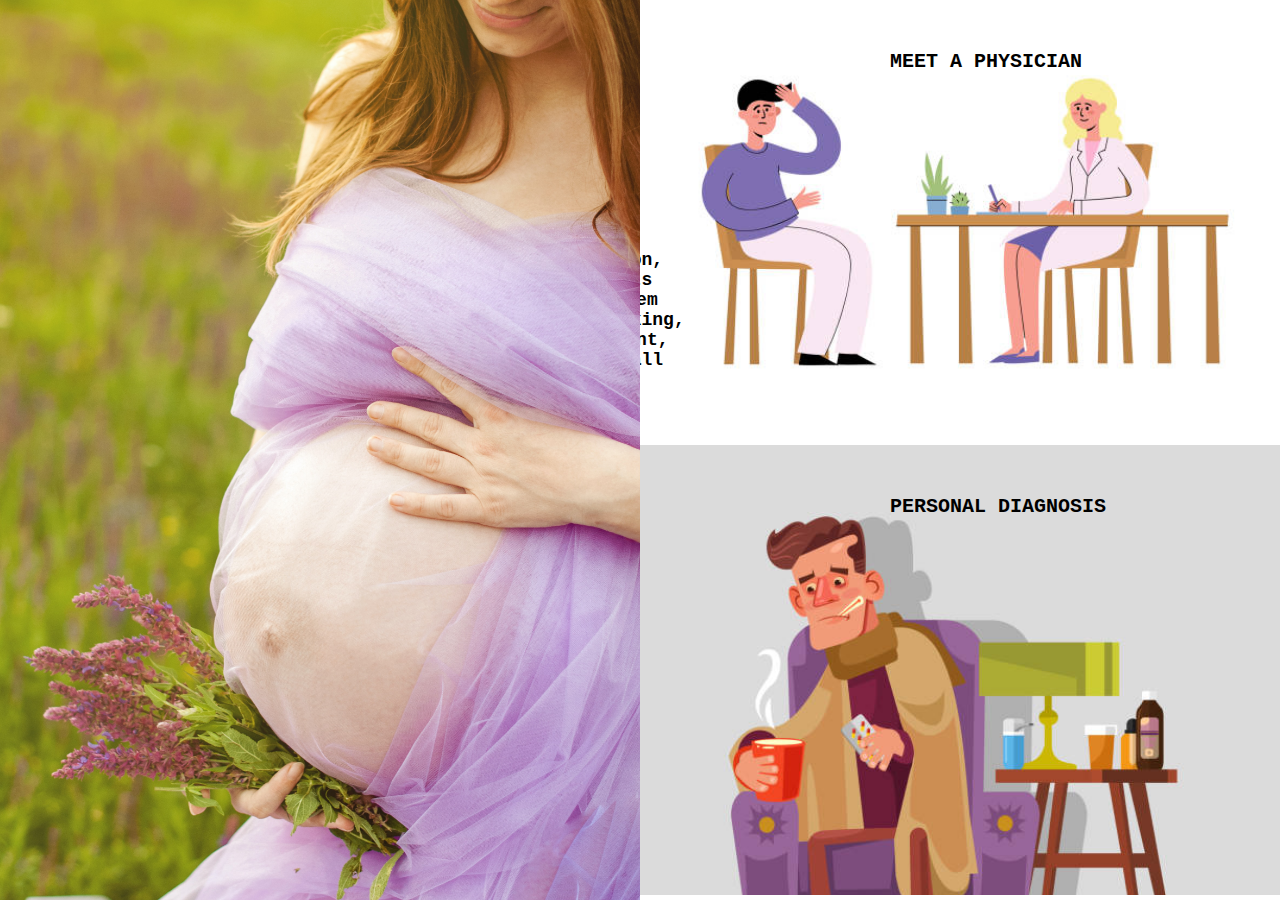
<file: index.html>
<!DOCTYPE html>
<html lang="en">

<head>
    <meta charset="UTF-8">
    <meta http-equiv="X-UA-Compatible" content="IE=edge">
    <meta name="viewport" content="width=device-width, initial-scale=1.0">
    <link href="https://cdn.jsdelivr.net/npm/bootstrap@5.3.0-alpha3/dist/css/bootstrap.min.css" rel="stylesheet"
        integrity="sha384-KK94CHFLLe+nY2dmCWGMq91rCGa5gtU4mk92HdvYe+M/SXH301p5ILy+dN9+nJOZ" crossorigin="anonymous">
    <link rel="stylesheet" href="style.css">
    <title>BORNIAN PHARMACEUTICALS</title>
</head>

<body>
    <main>
        <div class="Gate-First_Section">
            <div class="Gate-Left">
                <p>Bornian Pharmaceuticals spearheads operational revolution,  <br>
                     transcends the realm of customer care,and endows clients <br>
                      with formidable empowerment through a cutting-edge system <br>
                       that impeccably streamlines registration, appointment booking, <br>
                        fastidious diagnoses, and bespoke prescription procurement, <br>
                        culminating in the profound alleviation of burdens for all <br> vested stakeholders.</p>
                <img src="./IMAGES/main-pregnant.jpg" alt="" class="img-fluid">
            </div>
            <div class="Gate-Right">
                <div class="Gate-Top" onclick="physicianFunction()">
                    <p class="">MEET A PHYSICIAN</p>
                    <img src="./IMAGES/first-right-gate-2.jpeg" alt="" class="img-fluid">
                </div>
                <div class="Gate-Bottom" onclick="personalDiagnosis()">
                    <p class="">PERSONAL DIAGNOSIS</p>
                    <img src="./IMAGES/first-right-gate-bottom.jpeg" alt="" class="img-fluid">
                </div>
            </div>
        </div>
    </main>

</body>
<script src="https://cdn.jsdelivr.net/npm/bootstrap@5.3.0-alpha3/dist/js/bootstrap.bundle.min.js"
    integrity="sha384-ENjdO4Dr2bkBIFxQpeoTz1HIcje39Wm4jDKdf19U8gI4ddQ3GYNS7NTKfAdVQSZe"
    crossorigin="anonymous"></script>
<script src="app.js"></script>

</html>
</file>
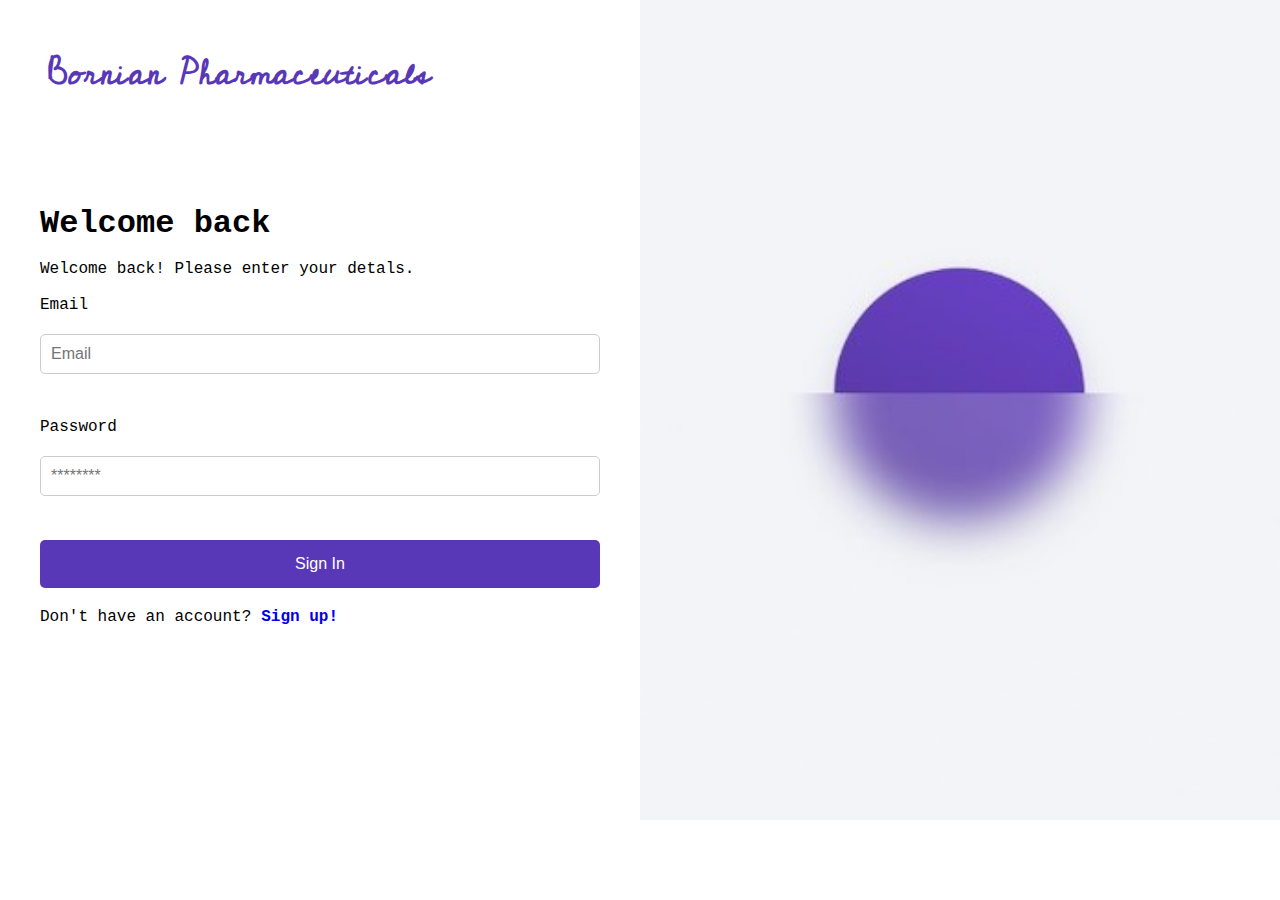
<file: signIn.html>
<!DOCTYPE html>
<html lang="en">

<head>
    <meta charset="UTF-8">
    <meta http-equiv="X-UA-Compatible" content="IE=edge">
    <meta name="viewport" content="width=device-width, initial-scale=1.0">
    <link href="https://cdn.jsdelivr.net/npm/bootstrap@5.3.0-alpha3/dist/css/bootstrap.min.css" rel="stylesheet"
        integrity="sha384-KK94CHFLLe+nY2dmCWGMq91rCGa5gtU4mk92HdvYe+M/SXH301p5ILy+dN9+nJOZ" crossorigin="anonymous">
    <link rel="stylesheet" href="style.css">
    <link rel="preconnect" href="https://fonts.googleapis.com">
    <link rel="preconnect" href="https://fonts.gstatic.com" crossorigin>
    <link href="https://fonts.googleapis.com/css2?family=Cedarville+Cursive&display=swap" rel="stylesheet">
    <title>BORNIAN SIGN IN</title>
</head>

<body>
    <main>
        <div class="sign-in">
            <div class="Login">
                <h2 class="curlyLogin">Bornian Pharmaceuticals</h2>
                <br>
                <h1 class="h1">Welcome back</h1><br>
                <p>Welcome back! Please enter your detals.</p><br>

                <div>
                    <label for="">Email</label>
                    <input id="loginemail" class="input" type="email" placeholder="Email" required><br><br>
                    <p id="loginemailerror" style="color: red; font-style: italic; margin-top: -30px;"></p>
                </div><br><br>
                <div>
                    <label for="">Password</label>
                    <input id="loginpassword" class="input" type="password" placeholder="********" required><br><br>
                    <p id="loginpassworderror" style="color: red; font-style: italic; margin-top: -30px;"></p>
                </div><br><br>

                <button id="SignInBtn" onclick="signInButton()">Sign In</button><br>
                <p>Don't have an account?<a href="signUp.html"
                        style="text-decoration: none; font-weight: bold; margin-left: 10px;">Sign up!</a></p>
            </div>
            <div class="login-2">
                <img src="./IMAGES/img2.jpg" alt="">
            </div>
        </div>
    </main>
</body>
<script src="https://cdn.jsdelivr.net/npm/bootstrap@5.3.0-alpha3/dist/js/bootstrap.bundle.min.js"
    integrity="sha384-ENjdO4Dr2bkBIFxQpeoTz1HIcje39Wm4jDKdf19U8gI4ddQ3GYNS7NTKfAdVQSZe"
    crossorigin="anonymous"></script>
<script src="app.js"></script>

</html>
</file>
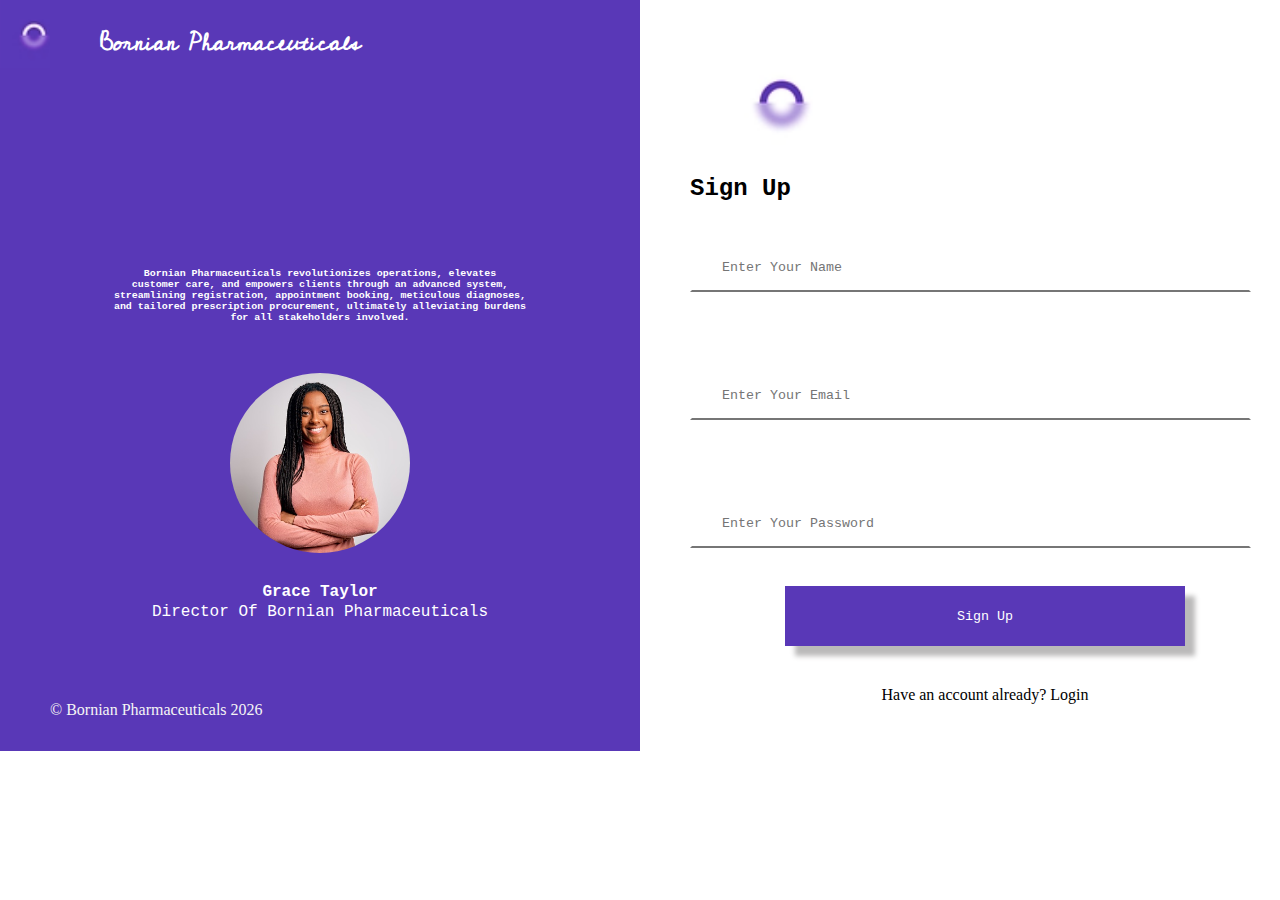
<file: signUp.html>
<!DOCTYPE html>
<html lang="en">

<head>
    <meta charset="UTF-8">
    <meta http-equiv="X-UA-Compatible" content="IE=edge">
    <meta name="viewport" content="width=device-width, initial-scale=1.0">
    <link href="https://cdn.jsdelivr.net/npm/bootstrap@5.3.0-alpha3/dist/css/bootstrap.min.css" rel="stylesheet"
        integrity="sha384-KK94CHFLLe+nY2dmCWGMq91rCGa5gtU4mk92HdvYe+M/SXH301p5ILy+dN9+nJOZ" crossorigin="anonymous">
    <link rel="stylesheet" href="style.css">
    <link rel="preconnect" href="https://fonts.googleapis.com">
    <link rel="preconnect" href="https://fonts.gstatic.com" crossorigin>
    <link href="https://fonts.googleapis.com/css2?family=Cedarville+Cursive&display=swap" rel="stylesheet">
    <title>BORNIAN SIGNUP</title>
</head>

<body>
    <main>
        <div class="Container">
            <div class="Left">
                <div class="container left-contain" id="">
                    <img src="./IMAGES/sign-in-large.png" alt="" class="img-fluid">
                    <h2>Bornian Pharmaceuticals</h2>
                </div>
                <div class="container Body" id="">
                    <h5 class="text-center fs-6 lh-base">
                        Bornian Pharmaceuticals revolutionizes operations, elevates <br>
                        customer care, and empowers clients through an advanced system, <br>
                        streamlining registration, appointment booking, meticulous diagnoses, <br>
                        and tailored prescription procurement, ultimately alleviating burdens <br>
                        for all stakeholders involved.
                    </h5>
                    <img src="./IMAGES/manager.jpeg" class="img-fluid" alt="">
                    <p class="">Grace Taylor</p>
                    <p class="">Director Of Bornian Pharmaceuticals</p>
                </div>
                <p id="signUpDate"></p>
            </div>
            <div class="Right">
                <div class="container">
                    <img src="./IMAGES/large-signup.png" alt="" class="img-fluid">
                    <h2 class="">Sign Up</h2>
                    <input type="text" id="signUpUserFullName" value="" placeholder="Enter Your Name">
                    <p id="signUpUserFullNameError" class="center"></p><br>
                    <input type="email" id="signUpUserEmail" value="" placeholder="Enter Your Email">
                    <p id="signUpUserEmailError" class="center"></p> <br>
                    <input type="password" id="signUpUserPassword" value="" placeholder="Enter Your Password">
                    <p id="signUpUserPasswordError" class="center"></p> <br>
                    <button id="signUpSubmit" onclick="signUpSubmit()">Sign Up</button>
                    <p class="account">Have an account already? <a href="signIn.html" class="">Login</a>
                    </p>
                </div>
            </div>
        </div>
    </main>

</body>
<script src="https://cdn.jsdelivr.net/npm/bootstrap@5.3.0-alpha3/dist/js/bootstrap.bundle.min.js"
    integrity="sha384-ENjdO4Dr2bkBIFxQpeoTz1HIcje39Wm4jDKdf19U8gI4ddQ3GYNS7NTKfAdVQSZe"
    crossorigin="anonymous"></script>
<script src="app.js"></script>

</html>
</file>
<file: style.css>
* {
    padding: 0;
    margin: 0;
    box-sizing: border-box;
}

.Container {
    width: 100%;
    display: flex;
}

/* // Left Side */

.Container .Left {
    width: 50%;
    height: 100%;
    background-color: #5938B7;
}

.Container .Left .left-contain {
    display: flex;
    color: white;
}

.Container .Left img {
    width: 50px;
    object-fit: cover;
}

.Container .Left .left-contain h2 {
    font-family: 'Cedarville Cursive', cursive;
    padding-top: 20px;
    padding-left: 50px;
}

.Container .Left .Body {
    margin-top: 200px;
    font-size: 12px;
    color: white;
    /* font-family: 'Segoe UI', Tahoma, Geneva, Verdana, sans-serif; */
    font-family: 'Courier New', Courier, monospace;
    text-align: center;
}

.Container .Left .Body img {
    width: 180px;
    height: 180px;
    margin: auto;
    display: flex;
    margin-top: 50px;
    border-radius: 100px;
    margin-bottom: 30px;
    object-fit: cover;
}

.Container .Left .Body p:nth-of-type(1) {
    padding-bottom: 2px;
    font-weight: 800;
    font-size: 16px;
}

.Container .Left .Body p:nth-of-type(2) {
    padding-bottom: 80px;
    font-size: 16px;
    font-family: 'Courier New', Courier, monospace;
}

.Container .Left #signUpDate {
    padding-left: 50px;
    padding-bottom: 5%;
    color: whitesmoke;
}

/* // Right Side */

.Container .Right {
    padding-top: 3px;
    padding-left: 50px;
    margin: auto;
    width: 50%;
}

.Container .Right img {
    width: 180px;
}

.Container .Right h2:nth-of-type(1) {
    margin-top: 20px;
    font-family: 'Courier New', Courier, monospace;
    font-weight: 800;
}

.Container .Right input {
    margin-top: 40px;
    width: 95%;
    height: 50px;
    padding-left: 30px;
    border-top-color: transparent;
    border-right-color: transparent;
    border-left-color: transparent;
    font-family: 'Courier New', Courier, monospace;
}

.Container .Right .center {
    color: red;
    padding-top: 20px;
    font-family: 'Courier New', Courier, monospace;
}

.Container .Right button {
    width: 400px;
    height: 60px;
    margin-top: 30px;
    text-align: center;
    background-color: #5938B7;
    color: white;
    border: transparent;
    font-family: 'Courier New', Courier, monospace;
    box-shadow: 10px 10px 5px rgb(187, 186, 186);
    display: flex;
    justify-content: center;
    align-items: center;
    margin: 0 auto;
}

.Container .Right button:hover {
    background-color: blueviolet;
    transition: ease-in 0.8s all;
}

.Container .Right .account {
    text-align: center;
    padding-top: 40px;
}

.Container .Right .account a {
    color: black;
    text-decoration: none;
    font-weight: 500;
}

/* Css For The Log In Page  */

.sign-in {
    display: flex;
    width: 100%;
    margin: auto;
    margin-top: -10;
    font-family: 'Courier New', Courier, monospace;
}

.Login {
    width: 50%;
    background-color: #ffffff;
    padding: 40px;
    height: 820px;
}

.Login .curlyLogin {
    font-family: 'Cedarville Cursive', cursive;
    padding-left: 8px;
    padding-bottom: 80px;
    color: #5938B7;
    font-weight: 900;
    font-size: 35px;
}

.Login button {
    width: 100%;
    padding: 15px;
    background-color: #5938B7;
    color: #ffffff;
    border: none;
    border-radius: 5px;
    font-size: 16px;
    cursor: pointer;
    margin-bottom: 20px;
}

.Login input[type="email"],
.Login input[type="password"] {
    width: 100%;
    padding: 10px;
    margin-bottom: 20px;
    border: 1px solid #ccc;
    border-radius: 5px;
    font-size: 16px;
    margin-top: 20px;
}

.Login strong {
    margin-top: 30px;
}

.login-2 {
    width: 50%;
    height: 820px;

}

.login-2 img {
    width: 100%;
    height: 100%;
    object-fit: cover;
}

#loginemailerror #loginpassworderror {
    color: red;
    font-style: italic;
    margin-top: -30px;
}


/* Css For The Gate Page */

.Gate-First_Section {
    width: 100%;
    height: 900px;
    display: flex;
}

.Gate-First_Section .Gate-Left {
    width: 50%;
    height: 100%;
    text-align: center;
    overflow: hidden;
    display: inline-block;
}
.Gate-First_Section .Gate-Left p:nth-of-type(1) {
    position: absolute;
    padding-top: 250px;
    padding-left: 15px;
    font-family: 'Courier New', Courier, monospace;
    font-weight: 900;
    font-size: 18px;
}

.Gate-First_Section .Gate-Left img {
    height: 100%;
    width: 100%;
    object-fit: cover;
    transition: ease-in 0.9s all;
}

.Gate-First_Section .Gate-Left:hover img {
    transform: scale(1.1);
}

.Gate-First_Section .Gate-Right {
    width: 50%;
    height: 100%;
}

.Gate-First_Section .Gate-Right .Gate-Top {
    width: 100%;
    height: 49%;
    font-family: 'Courier New', Courier, monospace;
    font-size: 20px;
    font-weight: 900;
    overflow: hidden;
    display: inline-block;
}

.Gate-First_Section .Gate-Right .Gate-Top p {
    position: absolute;
    padding-left: 250px;
    padding-top: 50px;
}

.Gate-First_Section .Gate-Right .Gate-Top img {
    width: 100%;
    object-fit: cover;
    transition: ease-in 0.9s all;
}

.Gate-First_Section .Gate-Right .Gate-Top:hover img {
    transform: scale(1.1);
}

.Gate-First_Section .Gate-Right .Gate-Bottom {
    width: 100%;
    height: 50%;
    font-family: 'Courier New', Courier, monospace;
    font-size: 20px;
    font-weight: 900;
    overflow: hidden;
    display: inline-block;
}

.Gate-First_Section .Gate-Right .Gate-Bottom p {
    position: absolute;
    padding-left: 250px;
    padding-top: 50px;
}

.Gate-First_Section .Gate-Right .Gate-Bottom img {
    width: 100%;
    object-fit: cover;
    transition: ease-in 0.9s all;
}

.Gate-First_Section .Gate-Right .Gate-Bottom:hover img {
    transform: scale(1.1);
}

/* Personal Diagnosis Css */
.p-d-navbar {
    box-shadow: 3px 5px 5px rgb(205, 205, 205);
}

.p-d-button {
    margin-left: 80%;
    height: 40px;
    width: 100px;
    background-color: #5938B7;
    color: white;
    font-family: 'Courier New', Courier, monospace;
}

.p-diagnosis-curly-text {
    font-family: 'Cedarville Cursive', cursive;
    padding-left: 8px;
    color: #5938B7;
    font-weight: 900;
    font-size: 35px;
}

.P_D-Section-1 .container {
    text-align: center;
    padding-top: 50px;
    padding-bottom: 80px;
    box-shadow: 3px 5px 5px rgb(205, 205, 205);
    display: flex;
}

.P_D-Section-1 #typed-text {
    font-family: 'Courier New', Courier, monospace;
    font-weight: 900;
    line-height: 34px;
    padding-top: 140px;
    color: black;
}

.P_D-Section-1 .color {
    color: #5938B7;
}

.P_D-Section-2 {
    padding-top: 100px;
    color: black;
    text-align: center;
    padding-bottom: 100px;
    box-shadow: 3px 5px 5px rgb(205, 205, 205);
}

.P_D-Section-2 p {
    font-family: 'Courier New', Courier, monospace;
}

.P_D-Section-2 h2 {
    font-weight: 900;
    font-family: 'Courier New', Courier, monospace;
    padding-bottom: 70px;
}

.P_D-Section-2 .color {
    color: #5938B7;
}

.P_D-Section-2 .container {
    display: flex;
    font-family: 'Courier New', Courier, monospace;
}

.P_D-Section-2 .container .col i {
    font-size: 35px;
}

.P_D-Section-2 .container .col p:nth-of-type(1) {
    font-weight: 900;
}

.P_D_Section-3 {
    padding-top: 100px;
    padding-bottom: 50px;
    font-family: 'Courier New', Courier, monospace;
    width: 100%;
    padding-left: 0;
    padding-right: 0;
}

.P_D_Section-3 h2 {
    font-weight: 900;
    text-align: center;
}

.P_D_Section-3 p {
    text-align: center;
}

.P_D_Section-3 .color {
    color: #5938B7;
}

.P_D_Section-3 .container {
    margin-top: 50px;
    margin-bottom: 40px;
    /* margin-left: 20px; */
    display: grid;
    grid-template-columns: repeat(4, 1fr);
    gap: 30px;
    /* margin: 0 auto; */
    text-align: center;
    padding-top: 50px;
    width: 100%;
}

.P_D_Section-3 .container .options {
    padding-top: 20px;
}

.P_D_Section-3 .container .options input {
    color: #5938B7;
}

.P_D_Section-3 .container .options h3 {
    font-weight: 900;
}

.P_D_Section-3 .p_d_h3 {
    text-align: center;
    padding-top: 80px;
    font-weight: 900;
    font-size: 35px;
}

.P_D_Section-3 #myTextArea {
    display: flex;
    align-items: center;
    margin: 0 auto;
    margin-top: 50px;
    height: 300px;
    border-radius: 10px;
    padding-left: 0;
    padding-right: 0;
    /* text-align: center; */
    padding-top: 30px;
    color: black;
    border-color: #5938B7;
    border-width: 2px;
    padding-left: 30px;
    padding-right: 30px;
    width: 49%;
}

.P_D_Section-3 button {
    height: 60px;
    width: 200px;
    background-color: #5938B7;
    color: white;
    display: flex;
    align-items: center;
    justify-content: center;
    margin: 0 auto;
    border: none;
    margin-top: 30px;
    border-radius: 10px;
}

#successCard {
    width: 60%;
    margin: 0% auto;
    height: 300px;
    padding-top: 40px;
    position: relative;
    display: flex;
    font-family: 'Courier New', Courier, monospace;
    background-color: #5938B7;
    color: white;
    box-shadow: 15px 12px 5px rgb(149, 147, 147);
    border-radius: 25px;
    top: -450px;
    text-align: center;
}

#suceessCard .card-body {
    line-height: 45px;
}

#suceessCard h5 {
    font-weight: 900;
}


/* Modal Styles */
.modal {
    display: none;
    /* Hide the modal by default */
    position: fixed;
    /* Fixed position */
    z-index: 1;
    /* Set a high z-index value to make sure it appears on top */
    left: 0;
    top: 0;
    width: 100%;
    /* Full width */
    height: 100%;
    /* Full height */
    overflow: auto;
    /* Enable scrolling if content exceeds viewport height */
    background-color: rgba(0, 0, 0, 0.4);
    /* Black background with transparency */
}

/* Modal Content */
.modal-content {
    background-color: #fefefe;
    margin: 15% auto;
    /* 15% from the top and centered horizontally */
    padding: 20px;
    border: 1px solid #888;
    width: 80%;
    /* 80% width of the parent container */
    max-width: 500px;
    /* Maximum width of the modal */
}

/* Close Button */
.close {
    color: #aaa;
    float: right;
    font-size: 28px;
    font-weight: bold;
}

.close:hover,
.close:focus {
    color: black;
    text-decoration: none;
    cursor: pointer;
}

/* Appointment Js Page Css  */
.appointment-banner {
    text-align: center;
    margin-top: -100px;
    margin-bottom: 0;
}

.patient-form {
    background-color: white;
    margin-top: -80px;
    font-family: 'Courier New', Courier, monospace;
}

.patient-form h2 {
    text-align: center;
    margin: 20px 0;
    font-weight: 900;
    padding-bottom: 30px;
    font-size: 40px;
}

.appointmentForm {
    width: 80%;
    margin: 20px auto;
    background-color: white;
    border: 1px solid whitesmoke;
    padding: 40px;
    border-radius: 20px;
    box-shadow: 15px 12px 5px rgb(149, 147, 147);
    padding-top: 40px;
}

.patient-form .form-group {
    margin-bottom: 10px;
}

.patient-form .form-group select,
.patient-form .form-group input,
.patient-form textarea {
    width: 100%;
    display: block;
    padding: 12px 5px;
    border: 1px solid #dedede;
    outline: none;
    margin-top: 15px;
    padding-left: 30px;
}

.patient-form button {
    padding: 18px 250px;
    background-color: #5938B7;
    color: white;
    font-size: 14px;
    cursor: pointer;
    border: none;
    margin-top: 20px;
    display: inline-block;
    outline: none;
    border-radius: 20px;
    display: flex;
    margin-left: 10%;
}

.patientInvoice {
    display: flex;
    justify-content: center;
    align-items: center;
    width: 80%;
    text-align: center;
    margin: 2rem auto;
    padding: 20px auto;
    font-family: 'Courier New', Courier, monospace;
    border-radius: 30px;
    box-shadow: 15px 12px 15px 5px rgb(149, 147, 147);
}

.appointment-result {
    line-height: 1.7;
    padding-top: 30px;
    padding-bottom: 30px;
    width: 100%;
}

.appointment-result h3 {
    padding-bottom: 30px;
    font-weight: 900;
}



@media screen and (max-width: 1226px) {
    .Gate-First_Section .Gate-Left {
        display: none;
    }

    .Gate-First_Section .Gate-Right {
        text-align: center;
        margin: 0 auto;
        width: 100%;
    }

    .Gate-First_Section .Gate-Right .Gate-Top p {
        padding-left: 150px;
    }

    .Gate-First_Section .Gate-Right .Gate-Bottom p {
        padding-left: 150px;
    }
}


@media screen and (max-width: 1024px) {

    .Container .Right {
        padding-left: 30px;
    }

    .Container .Right img {
        width: 180px;
    }

    .Container .Right input {
        margin-top: 40px;
        width: 80%;
        height: 50px;
    }

    .Container .Right button {
        width: 200px;
        height: 60px;
        display: flex;
        margin: auto;
        margin-left: 0;
    }

}

@media only screen and (min-width: 769px) and (max-width: 1024px) {
    .sign-in {
        display: flex;
        width: 85%;
        margin: auto;
        margin-top: 30px;
    }

    .Login {
        width: 35%;
        background-color: #ffffff;
        padding: 40px;
    }

}

@media screen and (max-width: 990px) {
    .Container .Left {
        display: none;
    }

    .Container .Right {
        width: 100%;
        margin: auto;
    }

    .Container .Right .account {
        text-align: left;
        padding-top: 40px;
    }

    .P_D_Section-3 .container {
        display: grid;
        grid-template-columns: repeat(2, 1fr);
        gap: 30px;
    }
}

@media screen and (max-width: 877px) {
    .Container .Left {
        display: none;
    }

    .Container .Right {
        width: 100%;
        margin: auto;
    }

    .Container .Right .account {
        text-align: left;
        padding-top: 40px;
    }

    .P_D_Section-3 .container {
        display: grid;
        grid-template-columns: repeat(2, 1fr);
        gap: 30px;
    }
}

@media screen and (max-width: 748px) {
    .Container .Left {
        display: none;
    }

    .Container .Right {
        width: 100%;
        margin: auto;
    }

    .Container .Right .account {
        text-align: left;
        padding-top: 40px;
    }

    .P_D-Section-1 .container {
        display: block;
        padding-top: 0;
    }

    .P_D-Section-2 .container {
        display: block;
    }

    .P_D_Section-3 .container {
        display: grid;
        grid-template-columns: repeat(1, 1fr);
        gap: 30px;
    }
}


@media screen and (max-width: 628px) {
    .Container .Left {
        display: none;
    }

    .Container .Right {
        width: 100%;
        margin: auto;
    }

    .Container .Right .account {
        text-align: left;
        padding-top: 40px;
    }

    .P_D-Section-2 .container {
        display: block;
    }

    .P_D_Section-3 .container {
        display: grid;
        grid-template-columns: repeat(1, 1fr);
        gap: 30px;
    }
}

@media screen and (max-width: 576px) {
    .Container .Left {
        display: none;
    }

    .Container .Right {
        width: 100%;
        margin: auto;
    }

    .Container .Right input {
        width: 90%;
    }

    .Container .Right button {
        width: 90%;
    }

    .Container .Right .account {
        text-align: left;
        padding-top: 40px;
        text-align: center;
    }

    .p-diagnosis-curly-text {
        font-size: 28px;
    }

    .p-d-button {
        margin-left: 0%;
        margin-top: 30px;
        margin-bottom: 30px;
    }

    .P_D-Section-1 .container {
        display: block;
        padding-top: 0;
    }

    .P_D-Section-1 #typed-text {
        padding-top: 70px;
        padding-bottom: 70px;
    }

    .P_D-Section-2 .container {
        display: block;
    }

    .P_D_Section-3 .container {
        display: grid;
        grid-template-columns: repeat(1, 1fr);
        gap: 30px;
    }

    .P_D_Section-3 #myTextArea {
        width: 80%;
        padding-left: 30px;
        padding-right: 30px;
    }
}

@media only screen and (max-width: 480px) {
    .sign-in {
        width: 100%;
    }

    .login-2 {
        display: none;
    }

    .Login {
        margin-top: 30px;
        background-image: url(./IMAGES/img1.jpg);
        background-repeat: no-repeat;
        background-size: contain;
        margin-top: -40px;
    }

    .sign-in {
        display: inline-flex;
        margin: auto;
        margin-top: 30px;
    }

    h1 {
        margin-top: 100px;
    }
}

@media only screen and (min-width: 481px) and (max-width: 768px) {
    .sign-in {
        display: flex;
        width: 97%;
        margin: auto;
        margin-top: 30px;
    }

    .Login {
        background-color: #ffffff;
        padding: 40px;
    }

}
</file>
